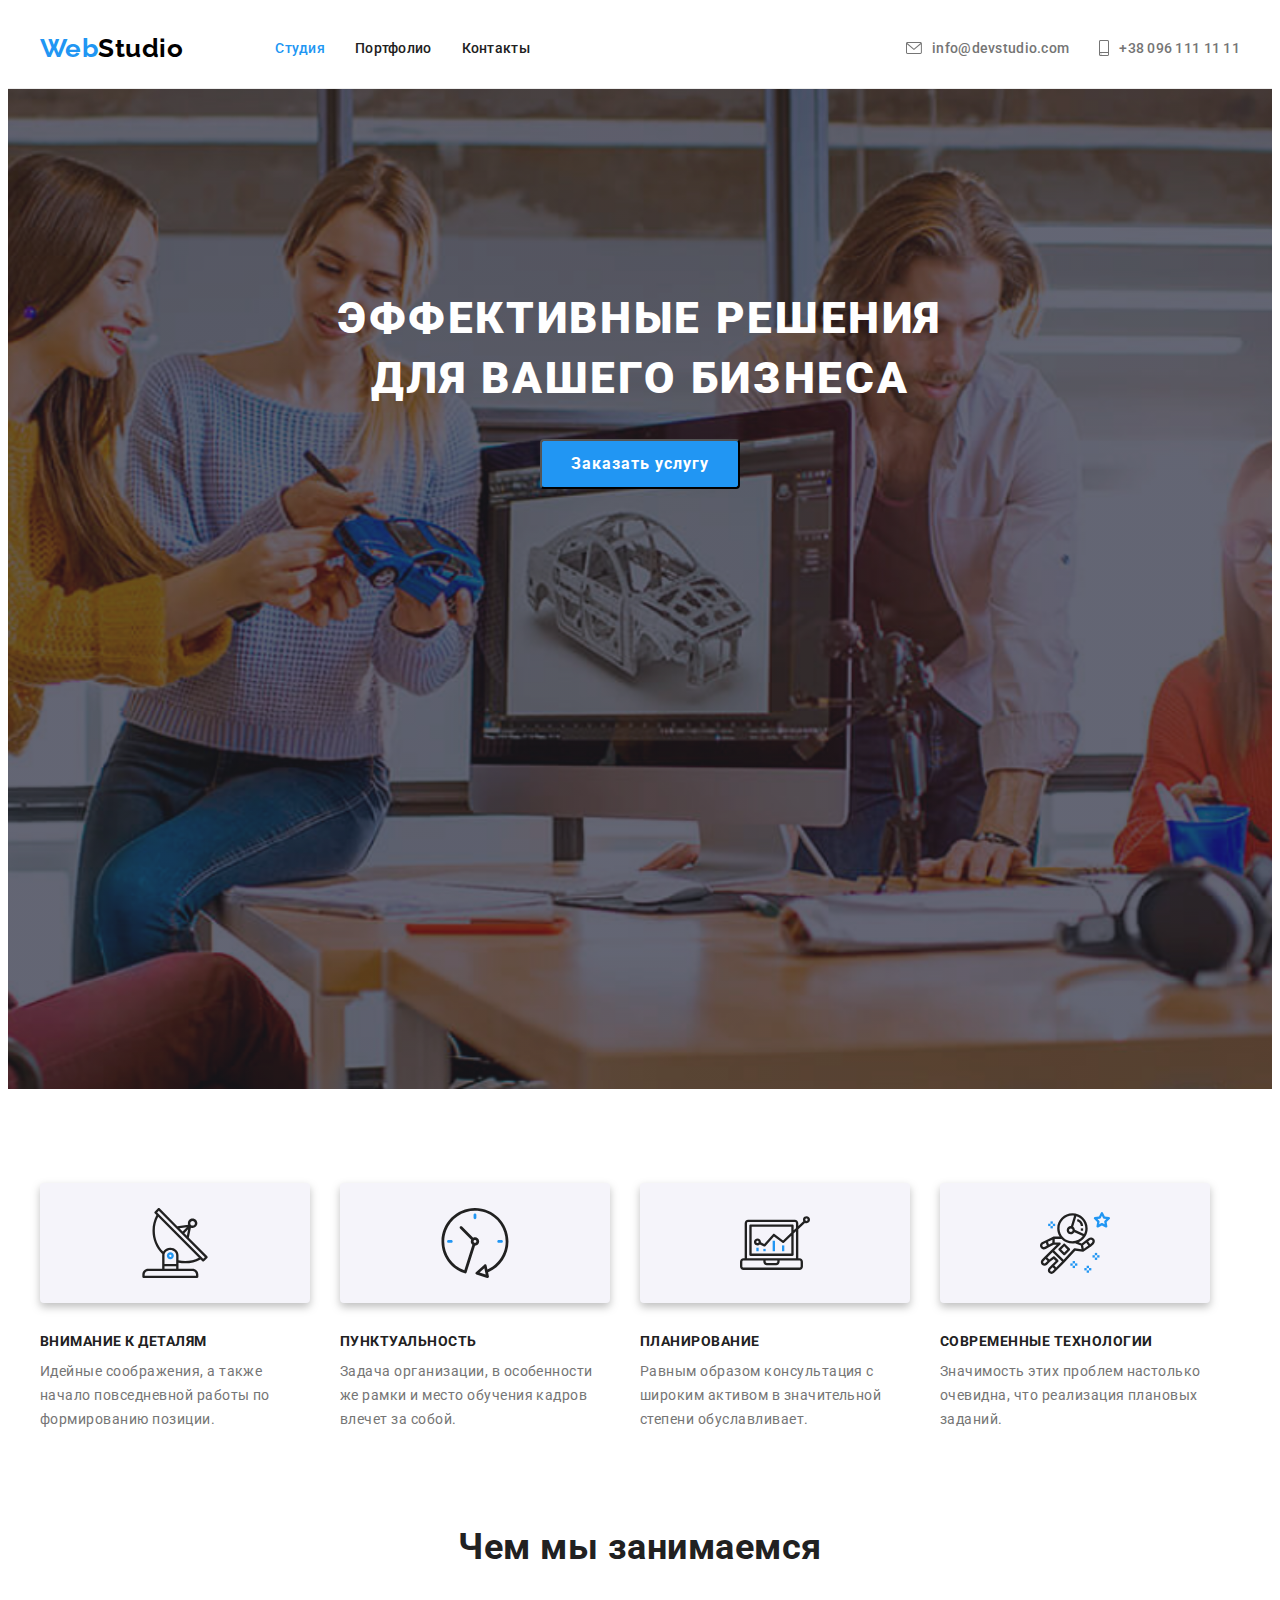
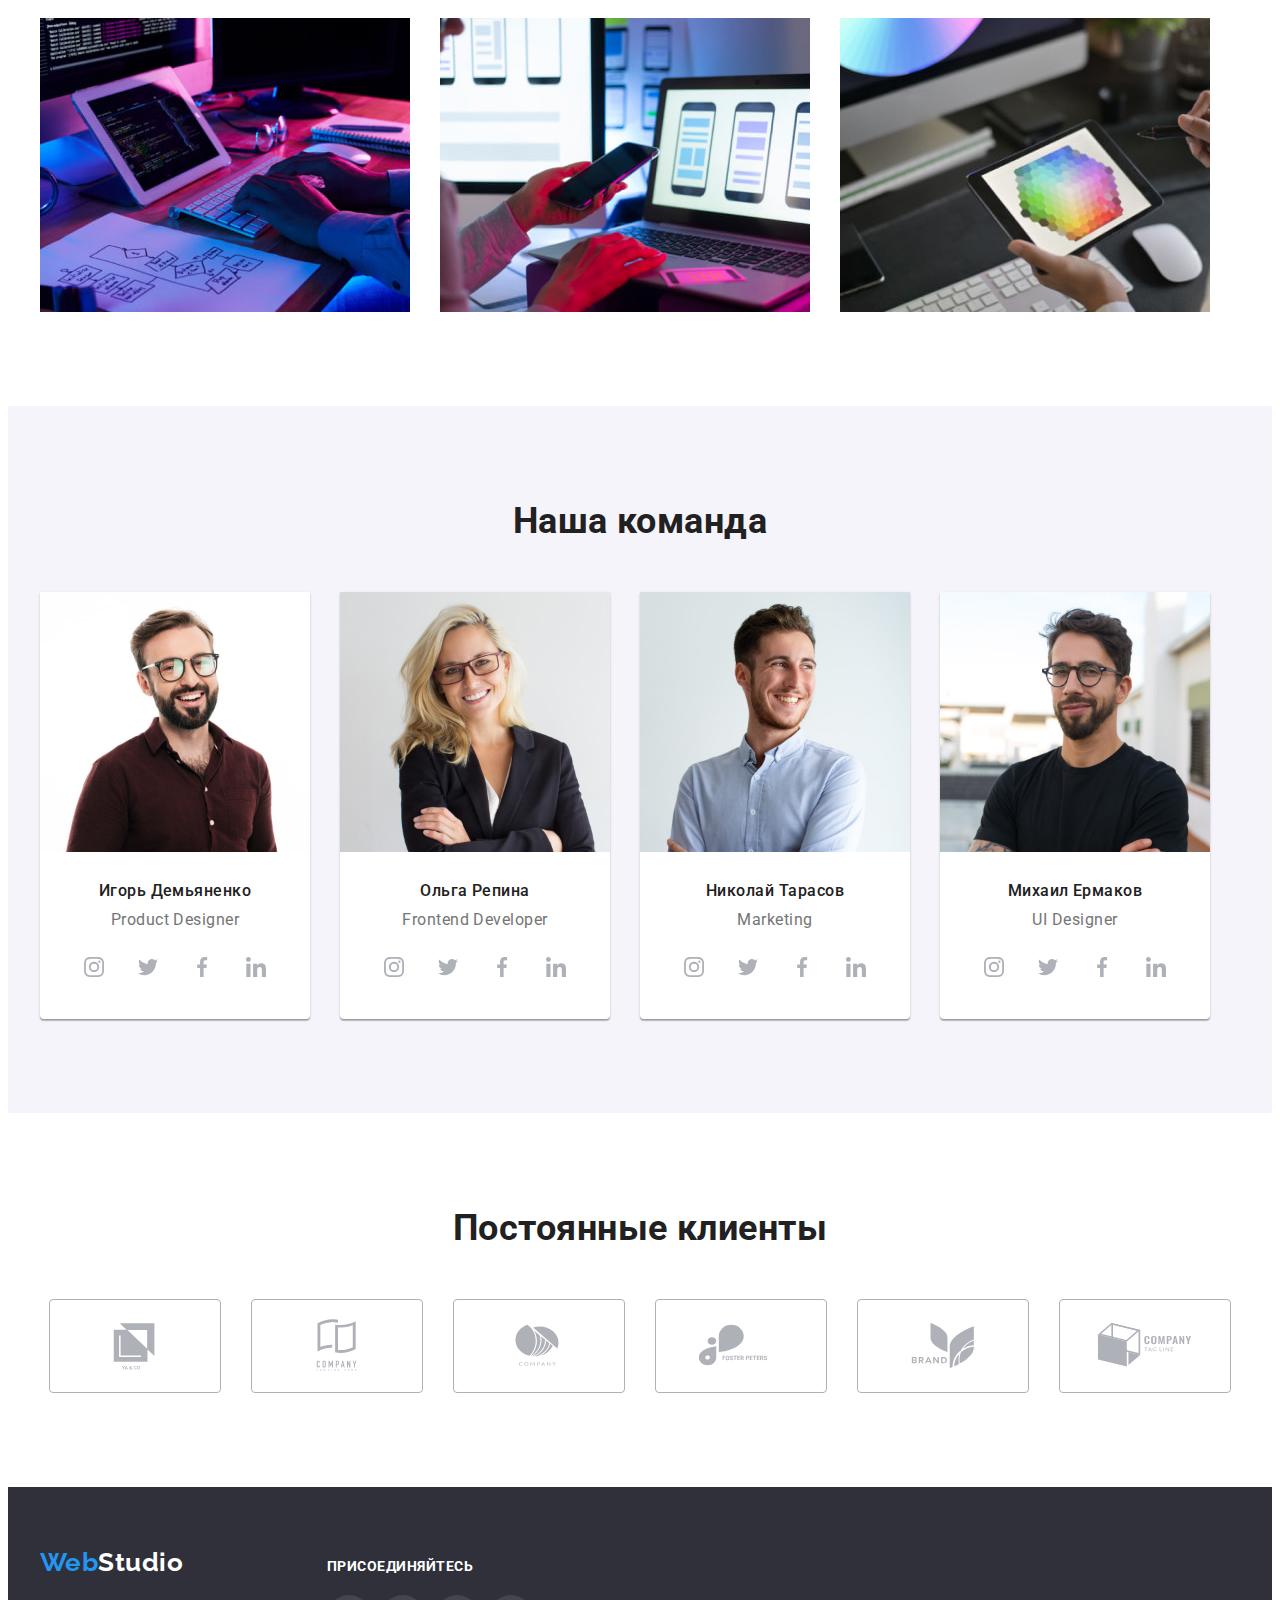
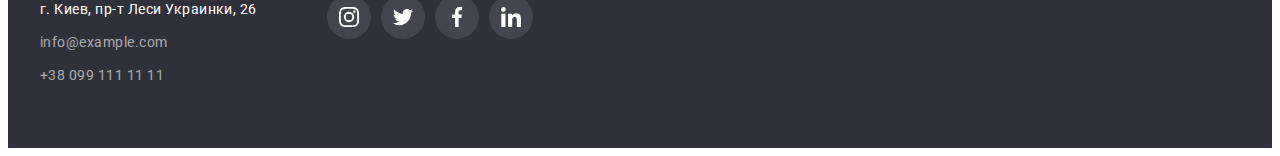
<file: index.html>
<!DOCTYPE html>
<html lang="ru">
  <head>
    <meta charset="UTF-8" />
    <meta http-equiv="X-UA-Compatible" content="IE=edge" />
    <meta name="viewport" content="width=device-width, initial-scale=1.0" />
    <title>Studio</title>
    <link rel="preconnect" href="https://fonts.googleapis.com" />
    <link rel="preconnect" href="https://fonts.gstatic.com" crossorigin />
    <link
      href="https://fonts.googleapis.com/css2?family=Raleway:wght@700&family=Roboto:wght@400;500;700;900&display=swap"
      rel="stylesheet"
    />
    <link
      rel="stylesheet"
      href="https://cdnjs.cloudflare.com/ajax/libs/modern-normalize/1.1.0/modern-normalize.min.css"
      integrity="sha512-wpPYUAdjBVSE4KJnH1VR1HeZfpl1ub8YT/NKx4PuQ5NmX2tKuGu6U/JRp5y+Y8XG2tV+wKQpNHVUX03MfMFn9Q=="
      crossorigin="anonymous"
      referrerpolicy="no-referrer"
    />
    <link rel="stylesheet" href="./css/styles.css" />
  </head>
  <body>
    <header class="header">
      <div class="container header-container">
        <nav class="navigation">
          <a class="logo" href="./index.html">Web<span style="color: #000000">Studio</span></a>
          <ul class="nav-list">
            <li class="nav-item"><a class="nav-link current" href="">Студия</a></li>
            <li class="nav-item"><a class="nav-link" href="./portfolio.html">Портфолио</a></li>
            <li class="nav-item"><a class="nav-link" href="">Контакты</a></li>
          </ul>
        </nav>
        <ul class="nav-list refference">
          <li class="nav-item">
            <a class="nav-link contact" href="mailto:info@devstudio.com">
              <svg class="contacts-icon" width="16" height="12">
                <use href="./images/sprite.svg#envelope"></use>
              </svg>
              info@devstudio.com
            </a>
          </li>
          <li class="nav-item">
            <a class="nav-link contact" href="tel:+380961111111">
              <svg class="contacts-icon" width="10" height="16">
                <use href="./images/sprite.svg#smartphone"></use>
              </svg>
              +38 096 111 11 11
            </a>
          </li>
        </ul>
      </div>
    </header>
    <main>
      <!-- Секция Герой -->
      <section class="hero">
        <div class="hero-container">
          <h1 class="hero-title">
            Эффективные решения <br />
            для вашего бизнеса
          </h1>
          <button class="btn" type="button">Заказать услугу</button>
        </div>
      </section>
      <!-- Секция Особенности -->
      <section class="features section">
        <div class="container">
          <!-- заголовок h2 Особенности спрятать -->
          <h2 class="visually-hidden">Особенности</h2>
          <ul class="features-list">
            <li class="item">
              <div class="icon-container">
                <svg class="icon" width="70" height="70">
                  <use href="./images/sprite.svg#antenna"></use>
                </svg>
              </div>
              <h3 class="features-title">Внимание к деталям</h3>
              <p class="features-text">
                Идейные соображения, а также начало повседневной работы по формированию позиции.
              </p>
            </li>
            <li class="item">
              <div class="icon-container">
                <svg class="icon" width="70" height="70">
                  <use href="./images/sprite.svg#clock"></use>
                </svg>
              </div>
              <h3 class="features-title">Пунктуальность</h3>
              <p class="features-text">
                Задача организации, в особенности же рамки и место обучения кадров влечет за собой.
              </p>
            </li>
            <li class="item">
              <div class="icon-container">
                <svg class="icon" width="70" height="70">
                  <use href="./images/sprite.svg#diagram"></use>
                </svg>
              </div>
              <h3 class="features-title">Планирование</h3>
              <p class="features-text">
                Равным образом консультация с широким активом в значительной степени обуславливает.
              </p>
            </li>
            <li class="item">
              <div class="icon-container">
                <svg class="icon" width="70" height="70">
                  <use href="./images/sprite.svg#astronaut"></use>
                </svg>
              </div>
              <h3 class="features-title">Современные технологии</h3>
              <p class="features-text">
                Значимость этих проблем настолько очевидна, что реализация плановых заданий.
              </p>
            </li>
          </ul>
        </div>
      </section>
      <!-- Секция примеры работ -->
      <section class="examples section">
        <div class="container">
          <h2 class="examples-title">Чем мы занимаемся</h2>
          <ul class="examples-list">
            <li class="examples-item">
              <img
                class="examples-img"
                src="./images/job-samples/box-1.jpg"
                alt="печатает на компьютере"
                width="370"
              />
            </li>
            <li class="examples-item">
              <img
                class="examples-img"
                src="./images/job-samples/box-2.jpg"
                alt="смотрит в телефон"
                width="370"
              />
            </li>
            <li class="examples-item">
              <img
                class="examples-img"
                src="./images/job-samples/box-3.jpg"
                alt="смотрит в планшет"
                width="370"
              />
            </li>
          </ul>
        </div>
      </section>
      <!-- Секция Наша команда -->
      <section class="team section">
        <div class="container">
          <h2 class="team-title">Наша команда</h2>
          <ul class="team-list">
            <li class="team-item">
              <img
                class="team-img"
                src="./images/team/team-card-1.jpg"
                alt="фото Игорь Демьяненко"
                width="270"
              />
              <div class="team-img-title">
                <h3 class="team-list-title">Игорь Демьяненко</h3>
                <p class="team-list-text" lang="en">Product Designer</p>
                <ul class="socials-list">
                  <li class="socials-item">
                    <a class="socials-link" href="" target="_blank" rel="noopener noreferrer" aria-label="иконка Instagram">
                      <svg class="socials-icons" width="20" height="20">
                         <use href="./images/sprite.svg#instagram"></use>
                      </svg>
                    </a>
                  </li>
                  <li class="socials-item">
                    <a class="socials-link" href="" target="_blank" rel="noopener noreferrer" aria-label="иконка Twitter">
                      <svg class="socials-icons" width="20" height="20">
                         <use href="./images/sprite.svg#twitter"></use>
                      </svg>
                    </a>
                  </li>
                  <li class="socials-item">
                    <a class="socials-link" href="" target="_blank" rel="noopener noreferrer" aria-label="иконка Facebook">
                      <svg class="socials-icons" width="20" height="20">
                         <use href="./images/sprite.svg#facebook"></use>
                      </svg>
                    </a>
                  </li>
                  <li class="socials-item">
                    <a class="socials-link" href="" target="_blank" rel="noopener noreferrer" aria-label="иконка inkedin">
                      <svg class="socials-icons" width="20" height="20">
                         <use href="./images/sprite.svg#linkedin"></use>
                      </svg>
                    </a>
                  </li>
                </ul>
              </div>
            </li>
            <li class="team-item">
              <img
                class="team-img"
                src="./images/team/team-card-2.jpg"
                alt="фото Ольга Репина"
                width="270"
              />
              <div class="team-img-title">
                <h3 class="team-list-title">Ольга Репина</h3>
                <p class="team-list-text" lang="en">Frontend Developer</p>
                <ul class="socials-list">
                  <li class="socials-item">
                    <a class="socials-link" href="" target="_blank" rel="noopener noreferrer" aria-label="иконка Instagram">
                      <svg class="socials-icons" width="20" height="20">
                         <use href="./images/sprite.svg#instagram"></use>
                      </svg>
                    </a>
                  </li>
                  <li class="socials-item">
                    <a class="socials-link" href="" target="_blank" rel="noopener noreferrer" aria-label="иконка Twitter">
                      <svg class="socials-icons" width="20" height="20">
                         <use href="./images/sprite.svg#twitter"></use>
                      </svg>
                    </a>
                  </li>
                  <li class="socials-item">
                    <a class="socials-link" href="" target="_blank" rel="noopener noreferrer" aria-label="иконка Facebook">
                      <svg class="socials-icons" width="20" height="20">
                         <use href="./images/sprite.svg#facebook"></use>
                      </svg>
                    </a>
                  </li>
                  <li class="socials-item">
                    <a class="socials-link" href="" target="_blank" rel="noopener noreferrer" aria-label="иконка inkedin">
                      <svg class="socials-icons" width="20" height="20">
                         <use href="./images/sprite.svg#linkedin"></use>
                      </svg>
                    </a>
                  </li>
                </ul>
              </div>
            </li>
            <li class="team-item">
              <img
                class="team-img"
                src="./images/team/team-card-3.jpg"
                alt="фото Николай Тарасов"
                width="270"
              />
              <div class="team-img-title">
                <h3 class="team-list-title">Николай Тарасов</h3>
                <p class="team-list-text" lang="en">Marketing</p>
                <ul class="socials-list">
                  <li class="socials-item">
                    <a class="socials-link" href="" target="_blank" rel="noopener noreferrer" aria-label="иконка Instagram">
                      <svg class="socials-icons" width="20" height="20">
                         <use href="./images/sprite.svg#instagram"></use>
                      </svg>
                    </a>
                  </li>
                  <li class="socials-item">
                    <a class="socials-link" href="" target="_blank" rel="noopener noreferrer" aria-label="иконка Twitter">
                      <svg class="socials-icons" width="20" height="20">
                         <use href="./images/sprite.svg#twitter"></use>
                      </svg>
                    </a>
                  </li>
                  <li class="socials-item">
                    <a class="socials-link" href="" target="_blank" rel="noopener noreferrer" aria-label="иконка Facebook">
                      <svg class="socials-icons" width="20" height="20">
                         <use href="./images/sprite.svg#facebook"></use>
                      </svg>
                    </a>
                  </li>
                  <li class="socials-item">
                    <a class="socials-link" href="" target="_blank" rel="noopener noreferrer" aria-label="иконка inkedin">
                      <svg class="socials-icons" width="20" height="20">
                         <use href="./images/sprite.svg#linkedin"></use>
                      </svg>
                    </a>
                  </li>
                </ul>
              </div>
            </li>
            <li class="team-item">
              <img
                class="team-img"
                src="./images/team/team-card-4.jpg"
                alt="фото Михаил Ермаков"
                width="270"
              />
              <div class="team-img-title">
                <h3 class="team-list-title">Михаил Ермаков</h3>
                <p class="team-list-text" lang="en">UI Designer</p>
                <ul class="socials-list">
                  <li class="socials-item">
                    <a class="socials-link" href="" target="_blank" rel="noopener noreferrer" aria-label="иконка Instagram">
                      <svg class="socials-icons" width="20" height="20">
                         <use href="./images/sprite.svg#instagram"></use>
                      </svg>
                    </a>
                  </li>
                  <li class="socials-item">
                    <a class="socials-link" href="" target="_blank" rel="noopener noreferrer" aria-label="иконка Twitter">
                      <svg class="socials-icons" width="20" height="20">
                         <use href="./images/sprite.svg#twitter"></use>
                      </svg>
                    </a>
                  </li>
                  <li class="socials-item">
                    <a class="socials-link" href="" target="_blank" rel="noopener noreferrer" aria-label="иконка Facebook">
                      <svg class="socials-icons" width="20" height="20">
                         <use href="./images/sprite.svg#facebook"></use>
                      </svg>
                    </a>
                  </li>
                  <li class="socials-item">
                    <a class="socials-link" href="" target="_blank" rel="noopener noreferrer" aria-label="иконка inkedin">
                      <svg class="socials-icons" width="20" height="20">
                         <use href="./images/sprite.svg#linkedin"></use>
                      </svg>
                    </a>
                  </li>
                </ul>
              </div>
            </li>
          </ul>
        </div>
      </section>
      <!-- Секция Клиенты -->
      <section class="clients section">
        <div class="container">
          <h2 class="clients-title">Постоянные клиенты</h2>
          <ul class="clients-list">
            <li class="clients-item">
              <a class="clients-link" href="" target="_blank" rel="noopener noreferrer" aria-label="логотоип клиента-1" >
                <svg class="clients-icon" width="106" height="60">
                  <use href="./images/sprite.svg#client-1"></use>
                </svg>
              </a>
            </li>
            <li class="clients-item">
              <a class="clients-link" href="" target="_blank" rel="noopener noreferrer" aria-label="логотоип клиента-2">
                <svg class="clients-icon" width="106" height="60">
                  <use href="./images/sprite.svg#client-2"></use>
                </svg>
              </a>
            </li>
            <li class="clients-item">
              <a class="clients-link" href="" target="_blank" rel="noopener noreferrer" aria-label="логотоип клиента-3">
                <svg class="clients-icon" width="106" height="60">
                  <use href="./images/sprite.svg#client-3"></use>
                </svg>
              </a>
            </li>
            <li class="clients-item">
              <a class="clients-link" href="" target="_blank" rel="noopener noreferrer" aria-label="логотоип клиента-4">
                <svg class="clients-icon" width="106" height="60">
                  <use href="./images/sprite.svg#client-4"></use>
                </svg>
              </a>
            </li>
            <li class="clients-item">
              <a class="clients-link" href="" target="_blank" rel="noopener noreferrer" aria-label="логотоип клиента-5">
                <svg class="clients-icon" width="106" height="60">
                  <use href="./images/sprite.svg#client-5"></use>
                </svg>
              </a>
            </li>
            <li class="clients-item">
              <a class="clients-link" href="" target="_blank" rel="noopener noreferrer" aria-label="логотоип клиента-6">
                <svg class="clients-icon" width="106" height="60">
                  <use href="./images/sprite.svg#client-6"></use>
                </svg>
              </a>
            </li>
          </ul>
        </div>
      </section>
    </main>
    <footer class="footer">
      <div class="container footer-container">
        <div class="footer-contacts">
          <a class="logo down" href="./index.html">Web<span style="color: #ffffff">Studio</span></a>
          <address class="address">г. Киев, пр-т Леси Украинки, 26</address>
          <ul class="footer-list">
            <li class="item">
              <a class="footer-link" href="mailto:info@example.com">info@example.com</a>
            </li>
            <li class="item">
              <a class="footer-link" href="tel:+380991111111">+38 099 111 11 11</a>
            </li>
          </ul>
        </div>
        <div class="footer-join">
          <h3 class="footer-join-title">Присоединяйтесь</h3>
                <ul class="socials-list">
                  <li class="socials-item">
                    <a class="socials-link bg" href="" target="_blank" rel="noopener noreferrer" aria-label="иконка Instagram">
                      <svg class="socials-icons" width="20" height="20">
                         <use href="./images/sprite.svg#instagram"></use>
                      </svg>
                    </a>
                  </li>
                  <li class="socials-item">
                    <a class="socials-link bg" href="" target="_blank" rel="noopener noreferrer" aria-label="иконка Twitter">
                      <svg class="socials-icons" width="20" height="20">
                         <use href="./images/sprite.svg#twitter"></use>
                      </svg>
                    </a>
                  </li>
                  <li class="socials-item">
                    <a class="socials-link bg" href="" target="_blank" rel="noopener noreferrer" aria-label="иконка Facebook">
                      <svg class="socials-icons" width="20" height="20">
                         <use href="./images/sprite.svg#facebook"></use>
                      </svg>
                    </a>
                  </li>
                  <li class="socials-item">
                    <a class="socials-link bg" href="" target="_blank" rel="noopener noreferrer" aria-label="иконка inkedin">
                      <svg class="socials-icons" width="20" height="20">
                         <use href="./images/sprite.svg#linkedin"></use>
                      </svg>
                    </a>
                  </li>
                </ul>
        </div>
      </div>
    </footer>
  </body>
</html>
</file>
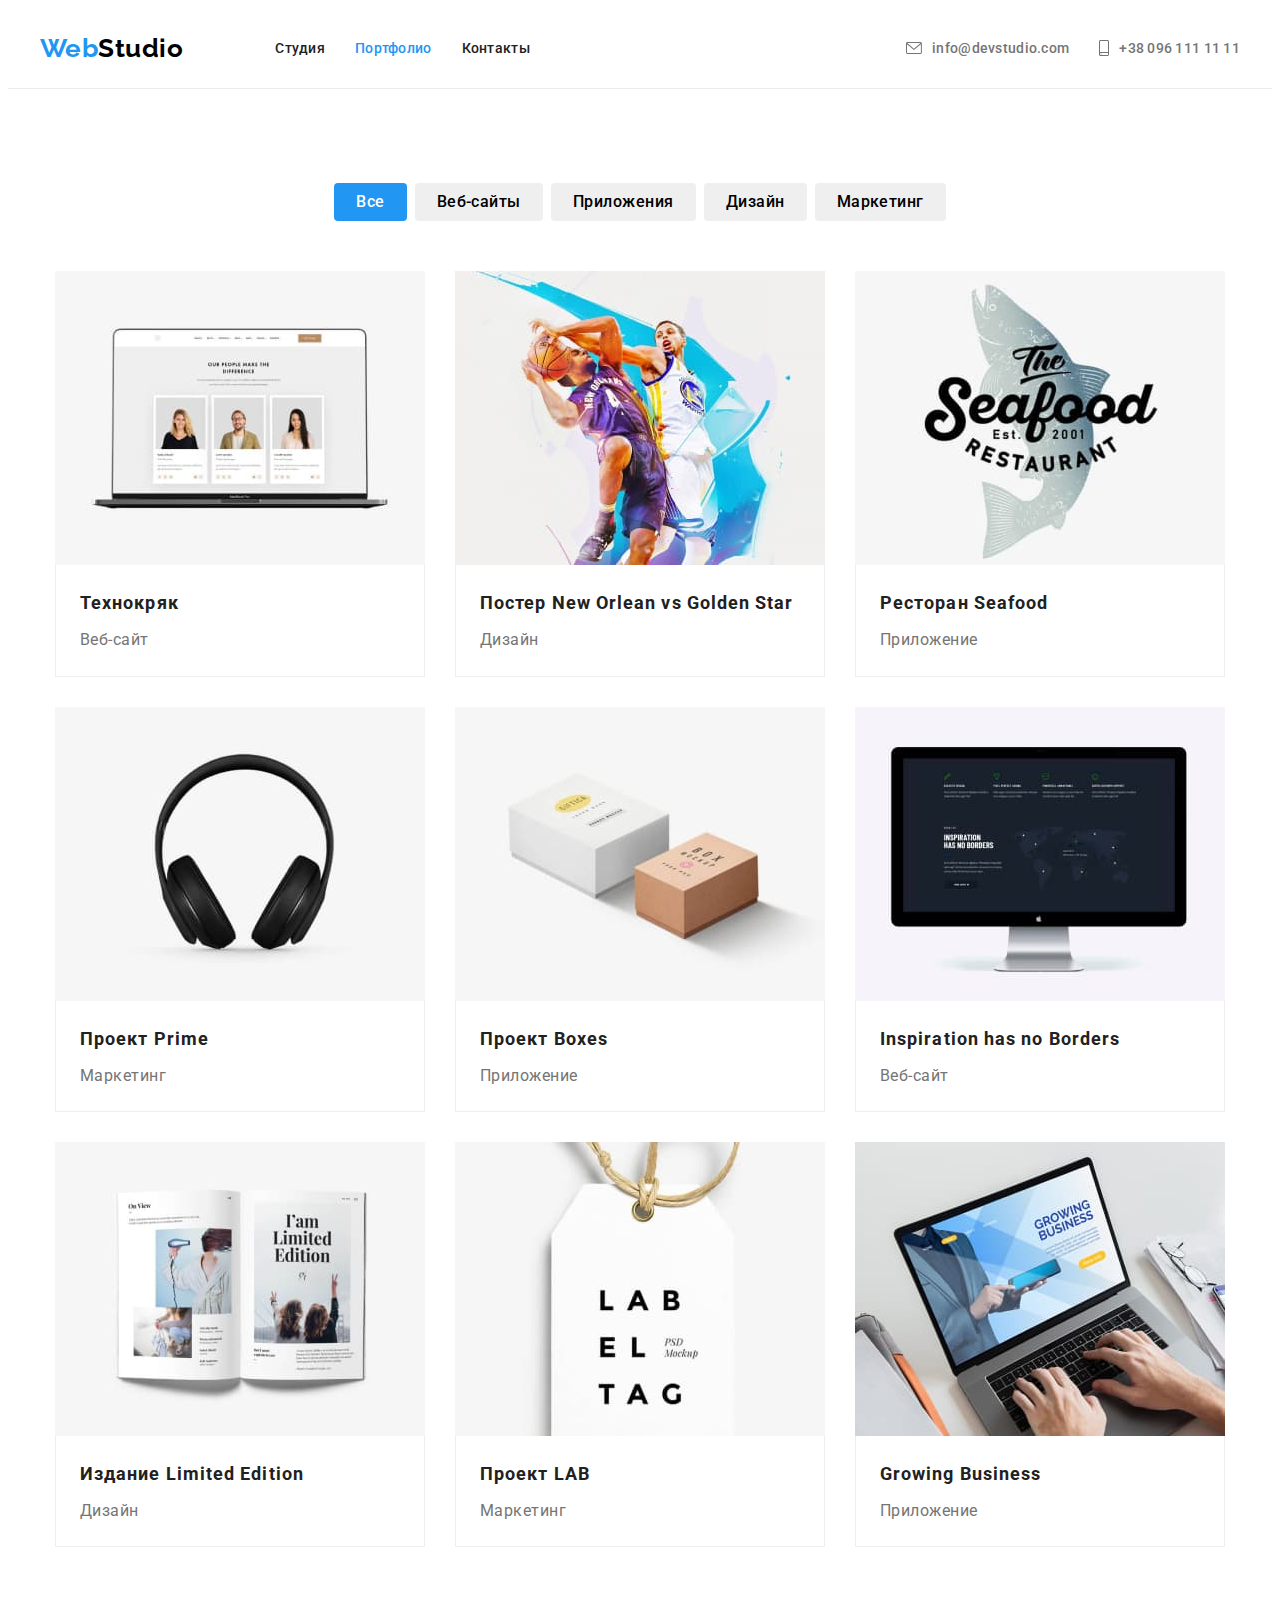
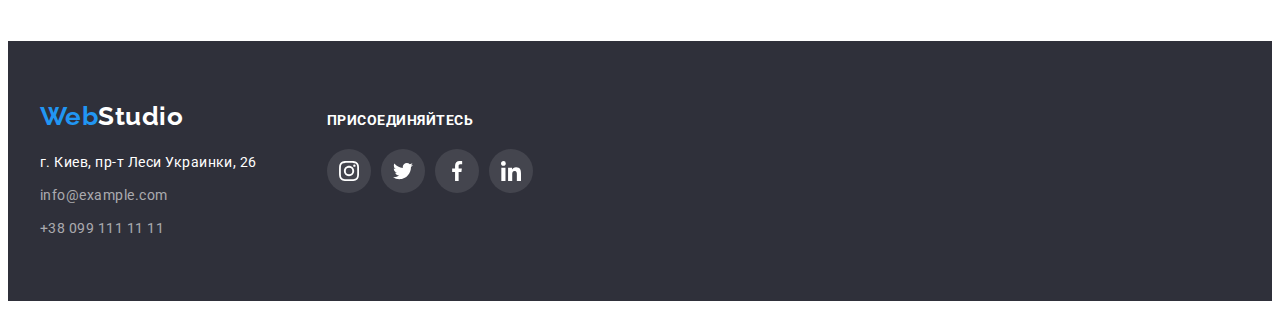
<file: portfolio.html>
<!DOCTYPE html>
<html lang="ru">
  <head>
    <meta charset="UTF-8" />
    <meta http-equiv="X-UA-Compatible" content="IE=edge" />
    <meta name="viewport" content="width=device-width, initial-scale=1.0" />
    <title>Portfolio</title>
    <link rel="preconnect" href="https://fonts.googleapis.com" />
    <link rel="preconnect" href="https://fonts.gstatic.com" crossorigin />
    <link
      href="https://fonts.googleapis.com/css2?family=Raleway:wght@700&family=Roboto:wght@400;500;700;900&display=swap"
      rel="stylesheet"
    />
    <link
      rel="stylesheet"
      href="https://cdnjs.cloudflare.com/ajax/libs/modern-normalize/1.1.0/modern-normalize.min.css"
      integrity="sha512-wpPYUAdjBVSE4KJnH1VR1HeZfpl1ub8YT/NKx4PuQ5NmX2tKuGu6U/JRp5y+Y8XG2tV+wKQpNHVUX03MfMFn9Q=="
      crossorigin="anonymous"
      referrerpolicy="no-referrer"
    />
    <link rel="stylesheet" href="./css/styles.css" />
  </head>
  <body>
    <header class="header">
      <div class="container header-container">
        <nav class="navigation">
          <a class="logo" href="./index.html">Web<span style="color: #000000">Studio</span></a>
          <ul class="nav-list">
            <li class="nav-item"><a class="nav-link" href="./index.html">Студия</a></li>
            <li class="nav-item"><a class="nav-link current" href="">Портфолио</a></li>
            <li class="nav-item"><a class="nav-link" href="">Контакты</a></li>
          </ul>
        </nav>
        <ul class="nav-list refference">
          <li class="nav-item">
            <a class="nav-link contact" href="mailto:info@devstudio.com">
              <svg class="contacts-icon" width="16" height="12">
                <use href="./images/sprite.svg#envelope"></use>
              </svg>
              info@devstudio.com
            </a>
          </li>
          <li class="nav-item">
            <a class="nav-link contact" href="tel:+380961111111">
              <svg class="contacts-icon" width="10" height="16">
                <use href="./images/sprite.svg#smartphone"></use>
              </svg>
              +38 096 111 11 11
            </a>
          </li>
        </ul>
      </div>
    </header>
    <main>
      <section class="section">
        <div class="container">
          <!-- Спрятать заголовок h1 -->
          <h1 class="visually-hidden">Наши работы</h1>
          <!-- Список кнопок -->
          <ul class="nav-list filters">
            <li class="filters-item">
              <button class="btn-portfolio active" type="button">Все</button>
            </li>
            <li class="filters-item">
              <button class="btn-portfolio" type="button">Веб-сайты</button>
            </li>
            <li class="filters-item">
              <button class="btn-portfolio" type="button">Приложения</button>
            </li>
            <li class="filters-item">
              <button class="btn-portfolio" type="button">Дизайн</button>
            </li>
            <li class="filters-item">
              <button class="btn-portfolio" type="button">Маркетинг</button>
            </li>
          </ul>
          <!-- Список ссылок на примеры  -->
          <ul class="nav-list gallery">
            <li class="gallery-item">
              <a href=""
                ><img
                  class="gallery-img"
                  src="./images/portfolilo/img-1.jpg"
                  alt="фото сотрудников"
                  width="370"
                />
                <div class="gallery-description">
                  <h2 class="portfolio-title">Технокряк</h2>
                  <p class="portfolio-text">Веб-сайт</p>
                </div>
              </a>
            </li>
            <li class="gallery-item">
              <a href=""
                ><img
                  class="gallery-img"
                  src="./images/portfolilo/img-2.jpg"
                  alt="играют в баскетбол"
                  width="370"
                />
                <div class="gallery-description">
                  <h2 class="portfolio-title">
                    Постер <span lang="en">New Orlean vs Golden Star</span>
                  </h2>
                  <p class="portfolio-text">Дизайн</p>
                </div>
              </a>
            </li>
            <li class="gallery-item">
              <a href=""
                ><img
                  class="gallery-img"
                  src="./images/portfolilo/img-3.jpg"
                  alt="логотип ресторана"
                  width="370"
                />
                <div class="gallery-description">
                  <h2 class="portfolio-title">Ресторан <span lang="en">Seafood</span></h2>
                  <p class="portfolio-text">Приложение</p>
                </div>
              </a>
            </li>
            <li class="gallery-item">
              <a href=""
                ><img
                  class="gallery-img"
                  src="./images/portfolilo/img-4.jpg"
                  alt="наушники"
                  width="370"
                />
                <div class="gallery-description">
                  <h2 class="portfolio-title">Проект <span lang="en">Prime</span></h2>
                  <p class="portfolio-text">Маркетинг</p>
                </div>
              </a>
            </li>
            <li class="gallery-item">
              <a href=""
                ><img
                  class="gallery-img"
                  src="./images/portfolilo/img-5.jpg"
                  alt="две коробки"
                  width="370"
                />
                <div class="gallery-description">
                  <h2 class="portfolio-title">Проект <span lang="en">Boxes</span></h2>
                  <p class="portfolio-text">Приложение</p>
                </div>
              </a>
            </li>
            <li class="gallery-item">
              <a href=""
                ><img
                  class="gallery-img"
                  src="./images/portfolilo/img-6.jpg"
                  alt="монитор компьютера"
                  width="370"
                />
                <div class="gallery-description">
                  <h2 class="portfolio-title" lang="en">Inspiration has no Borders</h2>
                  <p class="portfolio-text">Веб-сайт</p>
                </div>
              </a>
            </li>
            <li class="gallery-item">
              <a href=""
                ><img
                  class="gallery-img"
                  src="./images/portfolilo/img-7.jpg"
                  alt="разворот журнала"
                  width="370"
                />
                <div class="gallery-description">
                  <h2 class="portfolio-title">Издание <span lang="en">Limited Edition</span></h2>
                  <p class="portfolio-text">Дизайн</p>
                </div>
              </a>
            </li>
            <li class="gallery-item">
              <a href=""
                ><img
                  class="gallery-img"
                  src="./images/portfolilo/img-8.jpg"
                  alt="ярлык"
                  width="370"
                />
                <div class="gallery-description">
                  <h2 class="portfolio-title">Проект <span lang="en">LAB</span></h2>
                  <p class="portfolio-text">Маркетинг</p>
                </div>
              </a>
            </li>
            <li class="gallery-item">
              <a href=""
                ><img
                  class="gallery-img"
                  src="./images/portfolilo/img-9.jpg"
                  alt="работает на ноутбуке"
                  width="370"
                />
                <div class="gallery-description">
                  <h2 class="portfolio-title" lang="en">Growing Business</h2>
                  <p class="portfolio-text">Приложение</p>
                </div>
              </a>
            </li>
          </ul>
        </div>
      </section>
    </main>
    <footer class="footer">
      <div class="container footer-container">
        <div class="footer-contacts">
          <a class="logo down" href="./index.html">Web<span style="color: #ffffff">Studio</span></a>
          <address class="address">г. Киев, пр-т Леси Украинки, 26</address>
          <ul class="footer-list">
            <li class="item">
              <a class="footer-link" href="mailto:info@example.com">info@example.com</a>
            </li>
            <li class="item">
              <a class="footer-link" href="tel:+380991111111">+38 099 111 11 11</a>
            </li>
          </ul>
        </div>
        <div class="footer-join">
          <h3 class="footer-join-title">Присоединяйтесь</h3>
          <ul class="socials-list">
            <li class="socials-item">
              <a
                class="socials-link bg"
                href=""
                target="_blank"
                rel="noopener noreferrer"
                aria-label="иконка Instagram"
              >
                <svg class="socials-icons" width="20" height="20">
                  <use href="./images/sprite.svg#instagram"></use>
                </svg>
              </a>
            </li>
            <li class="socials-item">
              <a
                class="socials-link bg"
                href=""
                target="_blank"
                rel="noopener noreferrer"
                aria-label="иконка Twitter"
              >
                <svg class="socials-icons" width="20" height="20">
                  <use href="./images/sprite.svg#twitter"></use>
                </svg>
              </a>
            </li>
            <li class="socials-item">
              <a
                class="socials-link bg"
                href=""
                target="_blank"
                rel="noopener noreferrer"
                aria-label="иконка Facebook"
              >
                <svg class="socials-icons" width="20" height="20">
                  <use href="./images/sprite.svg#facebook"></use>
                </svg>
              </a>
            </li>
            <li class="socials-item">
              <a
                class="socials-link bg"
                href=""
                target="_blank"
                rel="noopener noreferrer"
                aria-label="иконка inkedin"
              >
                <svg class="socials-icons" width="20" height="20">
                  <use href="./images/sprite.svg#linkedin"></use>
                </svg>
              </a>
            </li>
          </ul>
        </div>
      </div>
    </footer>
  </body>
</html>
</file>
<file: css/styles.css>
:root {
  --primary-text-color: #212121;
  --text-color: #757575;
  --accent-color: #2196f3;
  --hero-text-color: #ffffff;
  --primary-font-weight: 700;
}

body {
  font-family: roboto, sans-serif;
  color: var(--primary-text-color);
  letter-spacing: 0.03em;
}

/* Глобальный сброс стилей */

h1,
h2,
h3,
h4,
h5,
h6,
p {
  margin: 0;
}

ul,
ol {
  list-style: none;
  padding: 0;
  margin: 0;
}

a {
  text-decoration: none;
}

/* Studio Styles */

.header {
  border-bottom: 1px solid #ececec;
}

.section {
  padding-top: 94px;
  padding-bottom: 94px;
}

.container {
  width: 1200px;
  margin-left: auto;
  margin-right: auto;
  padding-left: 15px;
  padding-right: 15px;
}

.header-container {
  display: flex;
  align-items: center;
}

.navigation {
  display: flex;
  align-items: center;
}

.logo {
  margin-right: 92px;
  font-family: raleway, sans-serif;
  font-weight: 700;
  color: var(--accent-color);
  text-decoration: none;
  font-size: 26px;
  line-height: 1.17;
}

.nav-list {
  display: flex;
  justify-content: center;
  align-items: center;
}

.nav-list.refference {
  margin-left: auto;
}

.nav-item {
  display: flex;
  justify-content: center;
  align-items: center;
}

.nav-item:not(:last-child) {
  margin-right: 30px;
}

.nav-link {
  display: inline-block;
  padding-top: 32px;
  padding-bottom: 32px;
  color: var(--primary-text-color);
  font-size: 14px;
  font-weight: 500;
  line-height: 1.17;
  letter-spacing: 0.02em;
}

.current {
  color: var(--accent-color);
}

.nav-link:hover,
.nav-link:focus {
  color: var(--accent-color);
}

.nav-link.contact {
  display: flex;
  justify-content: center;
  align-items: center;
  color: #757575;
}

.nav-link.contact:hover,
.nav-link.contact:focus {
  color: var(--accent-color);
}

.contacts-icon {
  margin-right: 10px;
  fill: currentColor;
}

.hero {
  margin-left: auto;
  margin-right: auto;
  padding-top: 200px;
  padding-bottom: 200px;
  max-width: 1600px;
  min-height: 600px;
  background-color: #2f303a;
  background-image: linear-gradient(to right, rgba(47, 48, 58, 0.4), rgba(47, 48, 58, 0.4)),
    url(../images/hero/hero.png);
  background-position: center;
  background-size: cover;
  background-repeat: no-repeat;
}

.hero-container {
  text-align: center;
  width: 1200px;
  margin-left: auto;
  margin-right: auto;
  padding-left: 15px;
  padding-right: 15px;
}

.hero-title {
  margin-bottom: 30px;
  font-weight: 900;
  color: var(--hero-text-color);
  font-size: 44px;
  line-height: 1.36;
  letter-spacing: 0.06em;
  text-transform: uppercase;
}

.btn {
  min-width: 200px;
  min-height: 50px;
  border-radius: 4px;
  cursor: pointer;
  background-color: var(--accent-color);
  color: #ffffff;
  font-family: inherit;
  font-size: 16px;
  font-weight: 700;
  line-height: 1.88;
  letter-spacing: 0.06em;
}

.btn:hover {
  background-color: #188ce8;
}

.visually-hidden {
  position: absolute;
  white-space: nowrap;
  width: 1px;
  height: 1px;
  overflow: hidden;
  border: 0;
  padding: 0;
  clip: rect(0 0 0 0);
  clip-path: inset(50%);
  margin: -1px;
}

.features-list {
  display: flex;
}

.features-list .item {
  width: 270px;
}

.features-list .item:not(:last-child) {
  margin-right: 30px;
}

.icon-container {
  display: flex;
  justify-content: center;
  align-items: center;
  width: 270px;
  height: 120px;
  background: #f5f4fa;
  border-radius: 4px;
  margin-bottom: 30px;
  filter: drop-shadow(0px 4px 4px rgba(0, 0, 0, 0.25));
}

.features-title {
  margin-bottom: 10px;
  font-weight: var(--primary-font-weight);
  line-height: 1.17;
  font-size: 14px;
  text-transform: uppercase;
}

.features-text {
  color: var(--text-color);
  line-height: 1.71;
  font-size: 14px;
}

.examples.section {
  padding-top: 0;
}

.examples-title {
  margin-bottom: 50px;
  text-align: center;
  font-weight: var(--primary-font-weight);
  font-size: 36px;
  line-height: 1.17;
}

.examples-list {
  display: flex;
}

.examples-item:not(:last-child) {
  margin-right: 30px;
}

.examples-img {
  display: block;
}

.team {
  background-color: #f5f4fa;
}

.team-title {
  margin-bottom: 50px;
  text-align: center;
  font-weight: var(--primary-font-weight);
  font-size: 36px;
  line-height: 1.17;
}

.team-list {
  display: flex;
}

.team-item:not(:last-child) {
  margin-right: 30px;
}

.team-item {
  background: #ffffff;
  box-shadow: 0px 1px 3px rgba(0, 0, 0, 0.12), 0px 1px 1px rgba(0, 0, 0, 0.14),
    0px 2px 1px rgba(0, 0, 0, 0.2);
  border-radius: 0px 0px 4px 4px;
}

.team-img {
  display: block;
}

.team-img-title {
  padding-top: 30px;
  padding-bottom: 30px;
}

.team-list-title {
  margin-bottom: 10px;
  font-weight: 500;
  font-size: 16px;
  line-height: 1.17;
  text-align: center;
}

.team-list-text {
  font-size: 16px;
  line-height: 1.17;
  color: var(--text-color);
  text-align: center;
  margin-bottom: 16px;
}

.socials-list {
  display: flex;
  justify-content: center;
  align-items: center;
}

.socials-item {
  display: flex;
  justify-content: center;
  align-items: center;
}

.socials-item:not(:last-child) {
  margin-right: 10px;
}

.socials-link {
  display: flex;
  justify-content: center;
  align-items: center;
  background-color: #ffffff;
  border-radius: 50%;
  width: 44px;
  height: 44px;
  color: #afb1b8;
}

.socials-icons {
  fill: currentColor;
}

.socials-link:hover,
.socials-link:focus {
  background-color: var(--accent-color);
  color: var(--hero-text-color);
}

.clients-title {
  margin-bottom: 50px;
  text-align: center;
  font-weight: var(--primary-font-weight);
  font-size: 36px;
  line-height: 1.17;
}

.clients-list {
  display: flex;
  align-items: center;
  justify-content: center;
}

.clients-item {
  display: flex;
  align-items: center;
  justify-content: center;
}

.clients-item:not(:last-child) {
  margin-right: 30px;
}

.clients-link {
  display: flex;
  justify-content: center;
  align-items: center;
  width: 170px;
  height: 92px;
  border: 1px solid #afb1b8;
  border-radius: 4px;
  color: #afb1b8;
}

.clients-icon {
  fill: currentColor;
}

.clients-link:hover,
.clients-link:focus {
  color: var(--accent-color);
  border-color: var(--accent-color);
}

.footer {
  background-color: #2f303a;
  padding-top: 60px;
  padding-bottom: 60px;
}

.footer-container {
  display: flex;
  align-items: baseline;
}

.footer-contacts {
  margin-right: 70px;
}

.logo.down {
  display: inline-block;
  margin-right: 0;
  margin-bottom: 20px;
}

.address {
  margin-bottom: 9px;

  font-size: 14px;
  line-height: 1.71;
  color: var(--hero-text-color);
  font-style: normal;
}

.footer-list .item:not(:last-child) {
  margin-bottom: 9px;
}

.footer-link {
  display: inline-block;
  font-size: 14px;
  line-height: 1.71;
  color: rgba(255, 255, 255, 0.6);
}

.footer-link:hover,
.footer-link:focus {
  color: var(--accent-color);
}

.footer-join-title {
  font-weight: var(--primary-font-weight);
  font-size: 14px;
  line-height: 1.14;
  text-transform: uppercase;
  color: #ffffff;
  margin-bottom: 20px;
}

.socials-link.bg {
  background-color: rgba(255, 255, 255, 0.1);
  color: var(--hero-text-color);
}

.socials-link.bg:hover,
.socials-link.bg:focus {
  background-color: var(--accent-color);
}

/* Portfolio Styles */

.nav-list.filters {
  justify-content: center;
  margin-bottom: 50px;
}

.filters-item:not(:last-child) {
  margin-right: 8px;
}

.btn-portfolio {
  display: inline-block;
  padding: 6px 22px;
  border-radius: 4px;
  font-family: inherit;
  font-weight: 500;
  font-size: 16px;
  line-height: 1.63;
  letter-spacing: 0.03em;
  cursor: pointer;
  border: none;
}

.btn-portfolio:hover,
.btn-portfolio:focus {
  color: var(--hero-text-color);
  background-color: var(--accent-color);
  box-shadow: 0px 3px 1px rgba(0, 0, 0, 0.1), 0px 1px 2px rgba(0, 0, 0, 0.08),
    0px 2px 2px rgba(0, 0, 0, 0.12);
}

.btn-portfolio.active {
  color: var(--hero-text-color);
  background-color: var(--accent-color);
}

.nav-list.gallery {
  flex-wrap: wrap;
}

.gallery-item {
  margin-right: 30px;
  margin-bottom: 30px;
}

.gallery-item:nth-child(3n + 3) {
  margin-right: 0;
}

.gallery-item:nth-last-child(-n + 3) {
  margin-bottom: 0;
}

.gallery-item:hover,
.gallery-item:focus {
  box-shadow: 0px 1px 1px rgba(0, 0, 0, 0.12), 0px 4px 4px rgba(0, 0, 0, 0.06),
    1px 4px 6px rgba(0, 0, 0, 0.16);
}

.gallery-img {
  display: block;
}

.gallery-description {
  padding: 20px 24px;
  border-right: 1px solid #eeeeee;
  border-bottom: 1px solid #eeeeee;
  border-left: 1px solid #eeeeee;
}

.portfolio-title {
  margin-bottom: 4px;
  color: var(--primary-text-color);
  font-weight: 700;
  font-size: 18px;
  line-height: 2;
  letter-spacing: 0.06em;
}

.portfolio-text {
  font-size: 16px;
  line-height: 1.88;
  color: var(--text-color);
}
</file>
